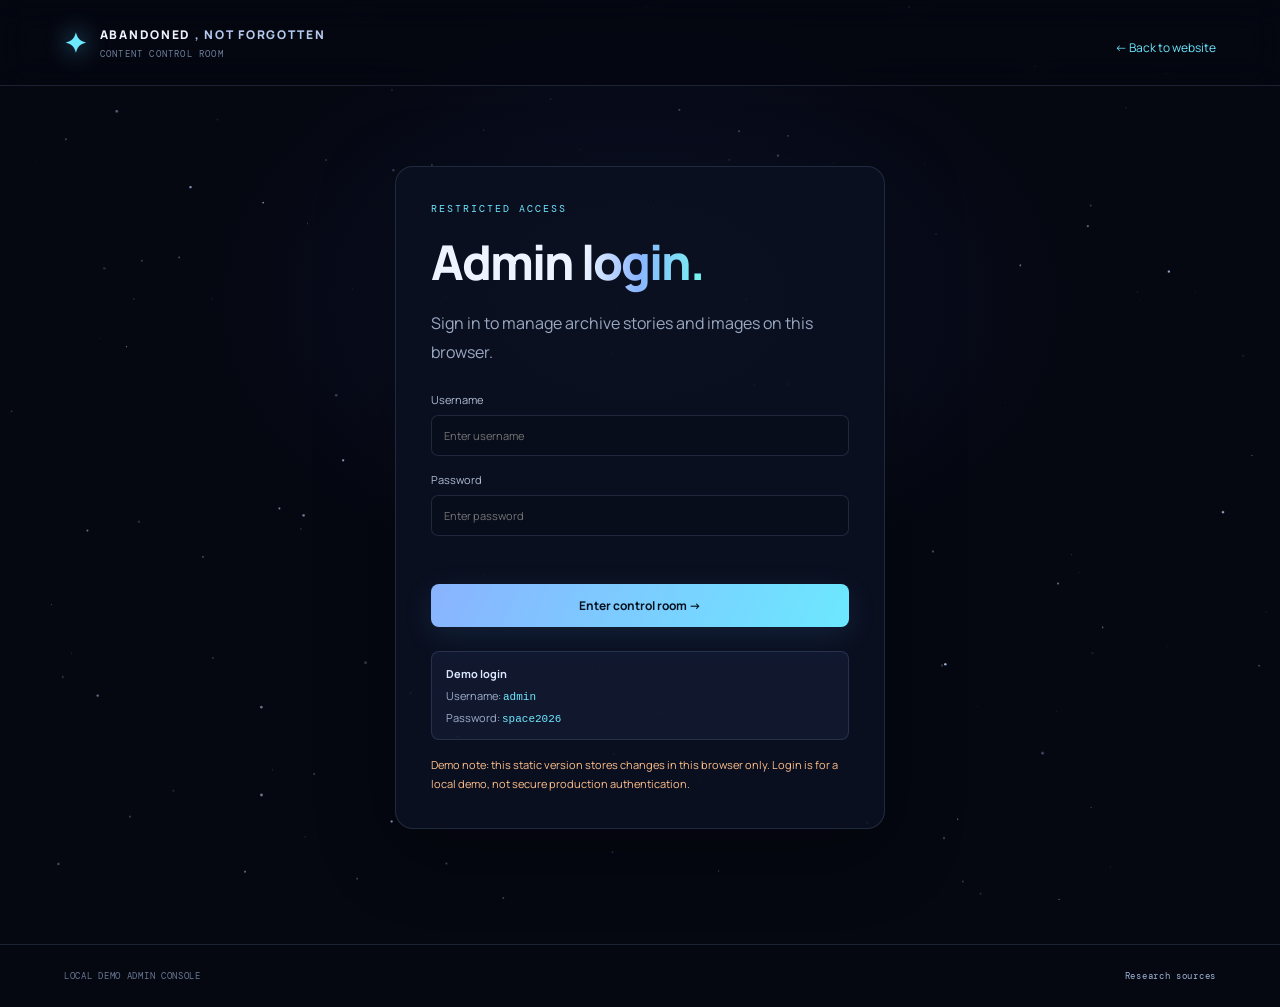
<file: admin.html>
<!doctype html><html lang="en"><head><meta charset="utf-8"><meta name="viewport" content="width=device-width,initial-scale=1"><title>Admin Console — Abandoned, Not Forgotten</title><link rel="stylesheet" href="styles.css"></head><body data-page="admin"><canvas id="space-canvas"></canvas><div class="space-glow"></div><header class="site-header"><a class="brand" href="index.html"><span class="brand-mark">✦</span><span>ABANDONED<span class="brand-light">, NOT FORGOTTEN</span><small>CONTENT CONTROL ROOM</small></span></a><a class="text-link" href="index.html">← Back to website</a></header><main class="container admin-main"><section class="login-panel" id="login-panel"><div class="eyebrow">RESTRICTED ACCESS</div><h1>Admin <span class="gradient-text">login.</span></h1><p class="muted">Sign in to manage archive stories and images on this browser.</p><form id="login-form"><label>Username<input id="admin-user" autocomplete="username" required placeholder="Enter username"></label><label>Password<input id="admin-pass" type="password" autocomplete="current-password" required placeholder="Enter password"></label><p class="form-error" id="login-error"></p><button class="button primary full" type="submit">Enter control room →</button></form><div class="demo-credentials"><strong>Demo login</strong><span>Username: <code>admin</code></span><span>Password: <code>space2026</code></span></div><p class="security-note">Demo note: this static version stores changes in this browser only. Login is for a local demo, not secure production authentication.</p></section>
<section id="admin-dashboard" hidden><div class="admin-top"><div><div class="eyebrow">CONTENT MANAGEMENT SYSTEM</div><h1>Control <span class="gradient-text">room.</span></h1><p class="muted">Changes are saved in this browser and will show on this browser's site.</p></div><button id="logout-button" class="button ghost">Log out</button></div><div class="admin-layout"><aside class="admin-list"><div class="admin-list-head"><h3>Stories</h3><button id="new-story" class="button primary small">+ New</button></div><div id="admin-story-list"></div></aside><form id="story-form" class="editor-panel"><input id="story-id" type="hidden"><div class="form-row"><label>Title<input id="story-title" required></label><label>World<select id="story-world"><option>Moon</option><option>Mars</option></select></label></div><div class="form-row"><label>Mission<input id="story-mission" required></label><label>Year / date<input id="story-year" placeholder="e.g. 1969"></label></div><label>Short description<textarea id="story-summary" rows="2" required></textarea></label><label>Full story<textarea id="story-body" rows="5" required></textarea></label><div class="archive-editor-heading">NASA CHALLENGE / ARCHIVE DETAILS</div><label>Object / evidence<input id="story-object" placeholder="What object or trace was left behind?"></label><label>Location<input id="story-location" placeholder="Where is it located?"></label><label>Current status<input id="story-status" placeholder="Active, inactive, still on site..."></label><label>Why it matters<textarea id="story-significance" rows="3" placeholder="Scientific or historical significance"></textarea></label><label>Research / evidence trail<input id="story-evidence" placeholder="NASA report, mission record, image evidence..."></label><label>Image URL (optional)<input id="story-image-url" placeholder="https://..."></label><label>Or upload an image<input id="story-image-file" type="file" accept="image/*"></label><div id="image-preview" class="image-preview"></div><label>NASA / reference URL<input id="story-source" type="url" placeholder="https://..."></label><div class="form-actions"><button class="button primary" type="submit">Save story</button><button id="delete-story" class="button danger" type="button">Delete story</button><span id="save-status" class="save-status" aria-live="polite"></span></div></form></div></section></main><footer class="site-footer"><span>LOCAL DEMO ADMIN CONSOLE</span><a href="sources.html">Research sources</a></footer><script src="data.js"></script><script src="app.js"></script><script src="i18n.js"></script><script src="sound.js"></script></body></html>
</file>
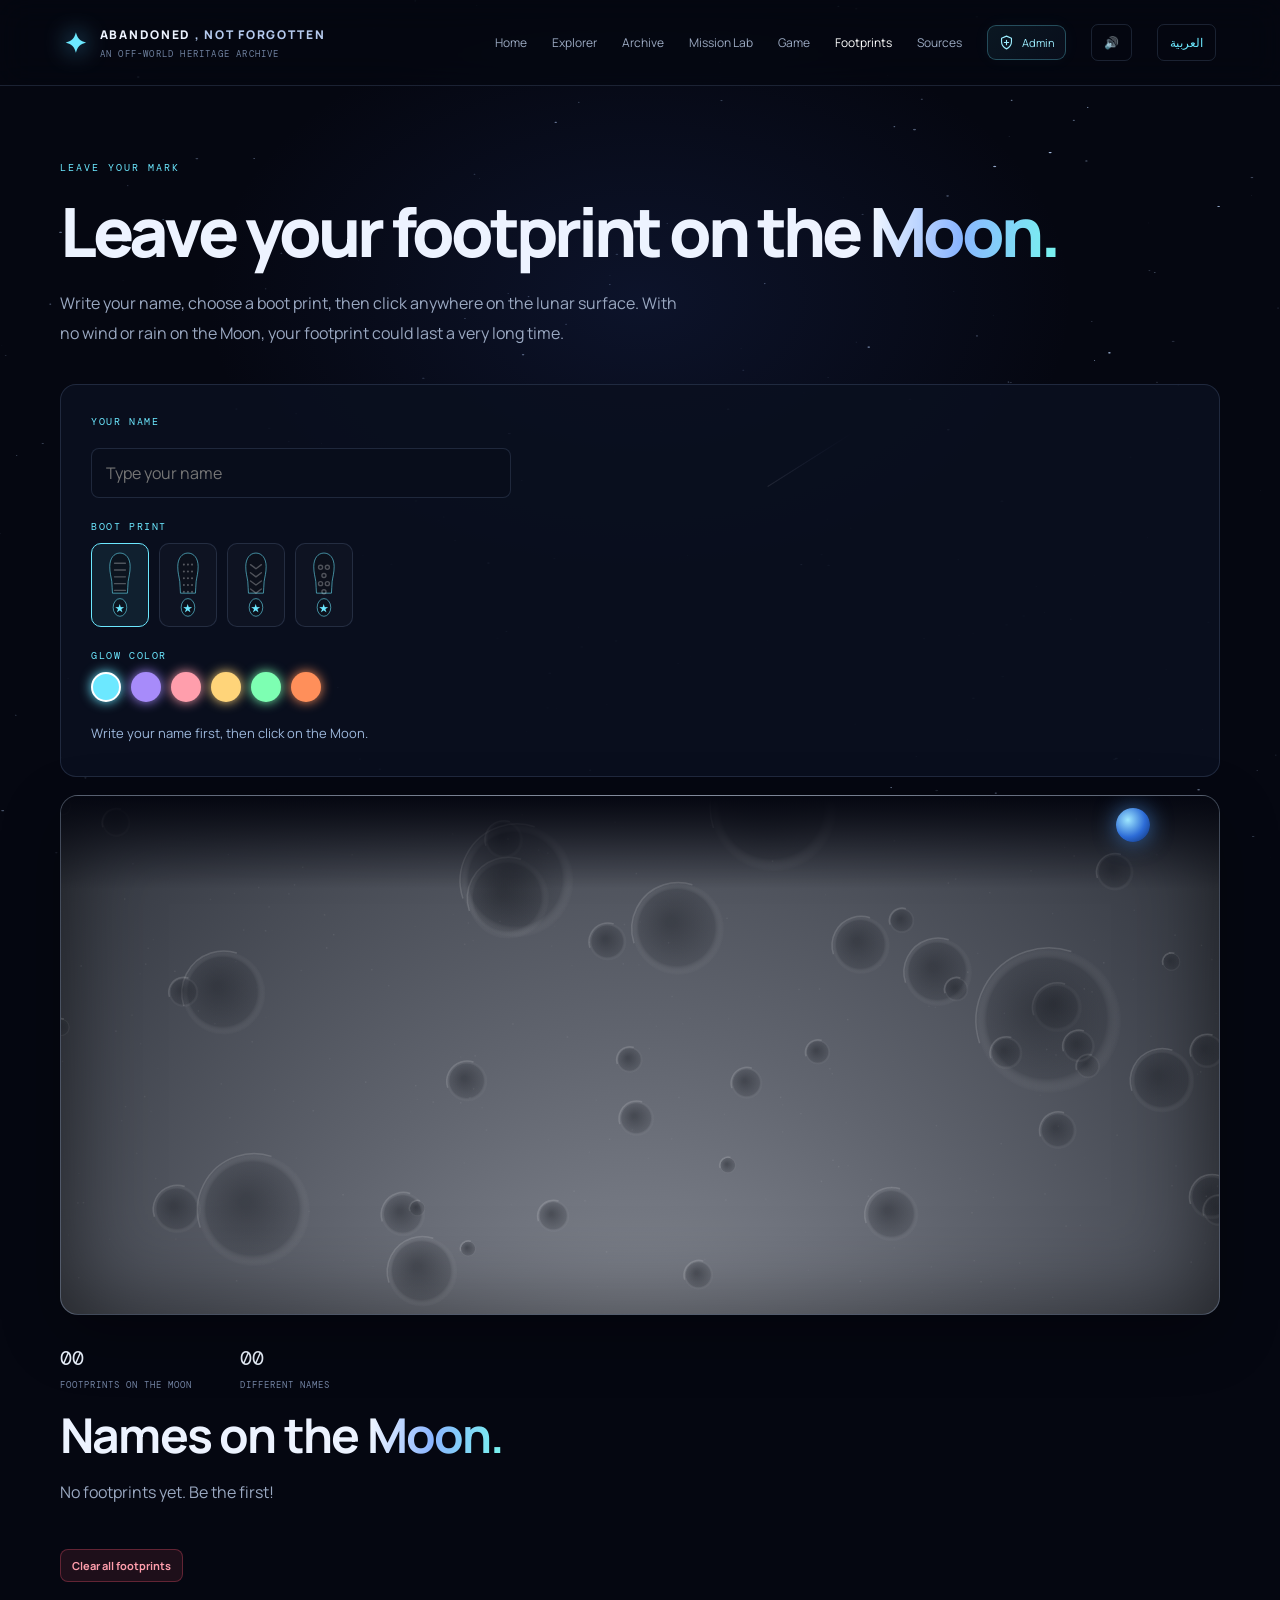
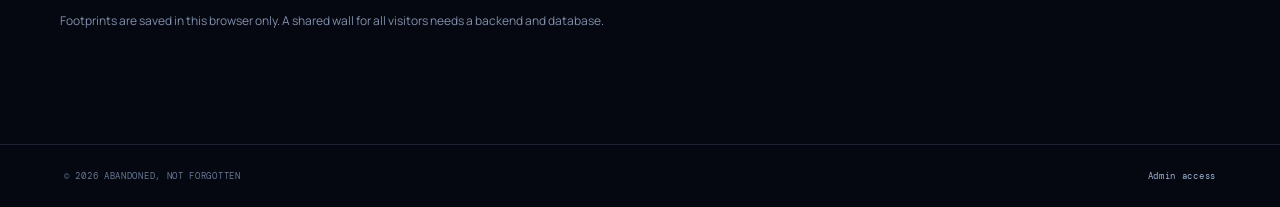
<file: footprints.html>
<!doctype html><html lang="en"><head><meta charset="utf-8"><meta name="viewport" content="width=device-width,initial-scale=1"><title>Footprints — Abandoned, Not Forgotten</title><link rel="stylesheet" href="styles.css"></head><body data-page="footprints"><canvas id="space-canvas"></canvas><div class="space-glow"></div><header class="site-header"><a class="brand" href="index.html"><span class="brand-mark">✦</span><span>ABANDONED<span class="brand-light">, NOT FORGOTTEN</span><small>AN OFF-WORLD HERITAGE ARCHIVE</small></span></a><button class="menu-toggle" id="menu-toggle">☰</button><nav id="main-nav"><a href="index.html" data-i18n="navHome">Home</a><a href="explorer.html" data-i18n="navExplorer">Explorer</a><a href="archive.html" data-i18n="navArchive">Archive</a><a href="lab.html" data-i18n="navLab">Mission Lab</a><a href="game.html">Game</a><a class="active" href="footprints.html" data-i18n="navFootprints">Footprints</a><a href="sources.html" data-i18n="navSources">Sources</a><a class="admin-icon-link" href="admin.html" aria-label="Admin login" title="Admin login"><svg viewBox="0 0 24 24" aria-hidden="true"><path d="M12 3 19 6v5c0 4.8-2.9 8-7 10-4.1-2-7-5.2-7-10V6l7-3Z"/><path d="M9 12h6M12 9v6"/></svg><span>Admin</span></a><button class="lang-toggle" id="lang-toggle">العربية</button></nav></header><main class="container page-main"><div class="eyebrow" data-i18n="fpEyebrow">LEAVE YOUR MARK</div><h1><span data-i18n="fpTitle1">Leave your footprint on the </span><span class="gradient-text" data-i18n="fpTitle2">Moon.</span></h1><p class="page-lead" data-i18n="fpLead">Write your name, choose a boot print, then click anywhere on the lunar surface. With no wind or rain on the Moon, your footprint could last a very long time.</p>
<div class="quiz-panel fp-controls"><div class="fp-row"><label for="fp-name" data-i18n="fpNameLabel">Your name</label><input id="fp-name" maxlength="20" autocomplete="off" placeholder="Type your name" data-i18n-ph="fpNamePh"></div><div class="fp-row"><span class="fp-title" data-i18n="fpTreadLabel">Boot print</span><div class="fp-treads" id="fp-treads"></div></div><div class="fp-row"><span class="fp-title" data-i18n="fpColorLabel">Glow color</span><div class="fp-colors" id="fp-colors"></div></div><p class="fp-hint" id="fp-hint" aria-live="polite"></p></div>
<div class="fp-moon" id="fp-moon" tabindex="0" role="button" aria-label="Moon surface"><canvas id="fp-craters"></canvas><div class="fp-sky"></div><div class="fp-earth"></div><div class="fp-layer" id="fp-layer"></div></div>
<div class="hero-stats fp-stats"><div><strong id="fp-count">00</strong><span data-i18n="fpStat1">FOOTPRINTS ON THE MOON</span></div><div><strong id="fp-names-count">00</strong><span data-i18n="fpStat2">DIFFERENT NAMES</span></div></div>
<h2><span data-i18n="fpNamesTitle">Names on the </span><span class="gradient-text" data-i18n="fpMoonWord">Moon.</span></h2><div class="fp-names" id="fp-names"></div>
<button class="button danger small" id="fp-clear" type="button" data-i18n="fpClear">Clear all footprints</button><p class="note" data-i18n="fpNote">Footprints are saved in this browser only. A shared wall for all visitors needs a backend and database.</p></main><footer class="site-footer"><span>© 2026 ABANDONED, NOT FORGOTTEN</span><a href="admin.html">Admin access</a></footer><script src="data.js"></script><script src="app.js"></script><script src="i18n.js"></script><script src="sound.js"></script><script src="footprints.js"></script></body></html>
</file>
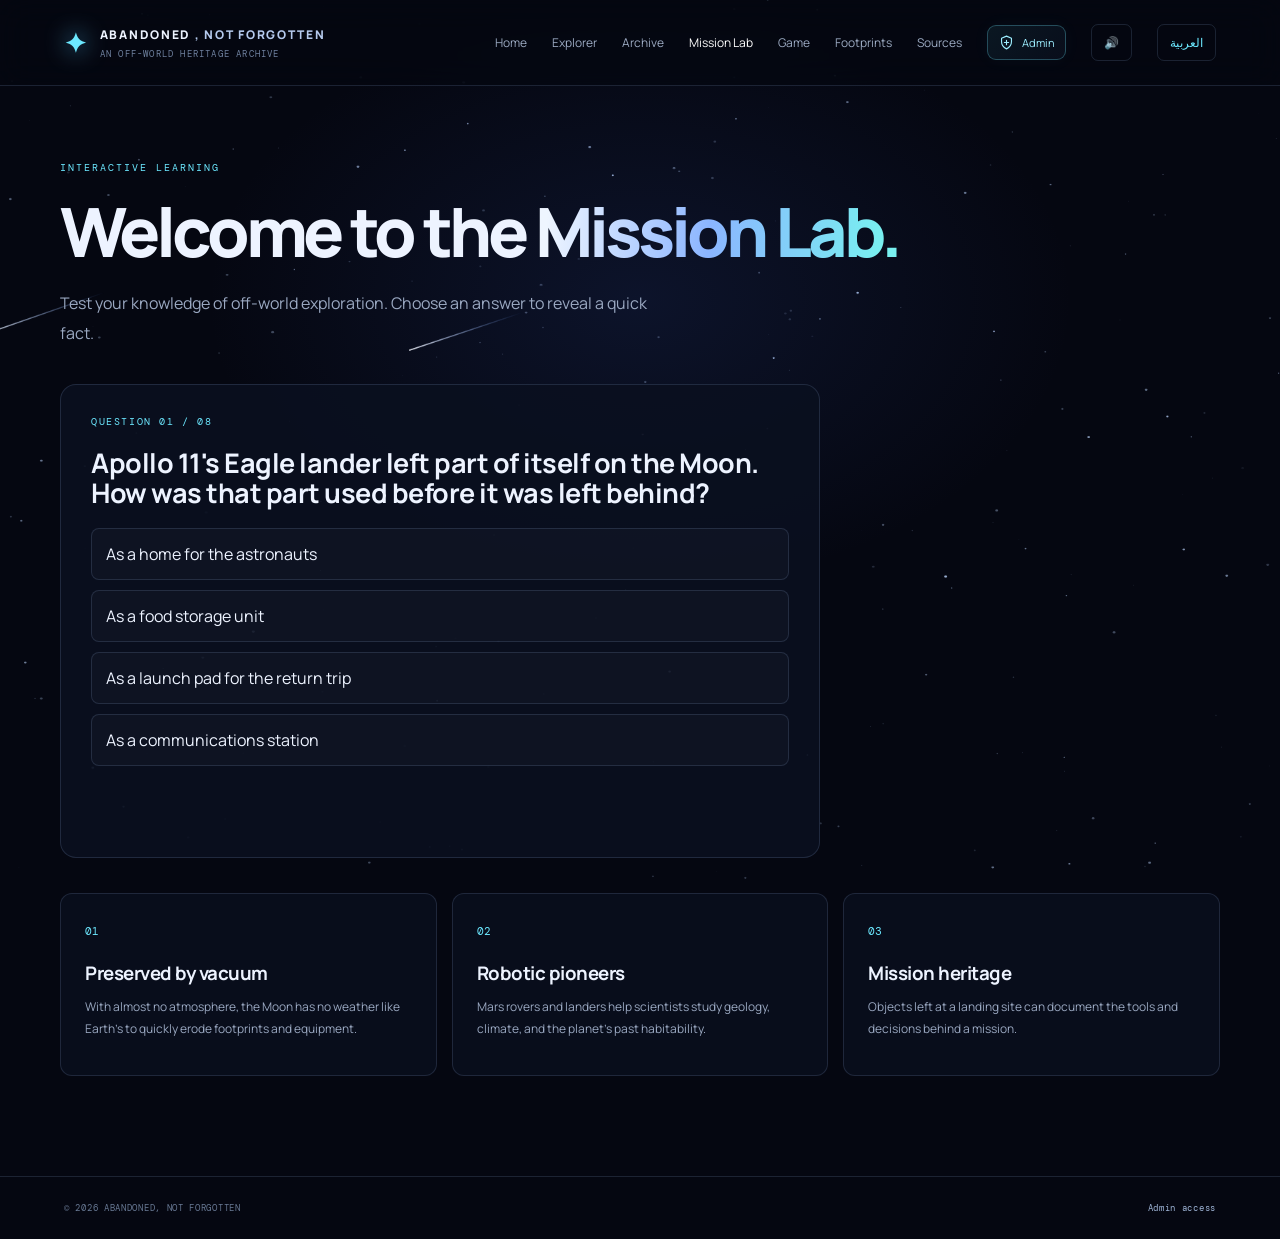
<file: lab.html>
<!doctype html><html lang="en"><head><meta charset="utf-8"><meta name="viewport" content="width=device-width,initial-scale=1"><title>Mission Lab — Abandoned, Not Forgotten</title><link rel="stylesheet" href="styles.css"></head><body data-page="lab"><canvas id="space-canvas"></canvas><div class="space-glow"></div><header class="site-header"><a class="brand" href="index.html"><span class="brand-mark">✦</span><span>ABANDONED<span class="brand-light">, NOT FORGOTTEN</span><small>AN OFF-WORLD HERITAGE ARCHIVE</small></span></a><button class="menu-toggle" id="menu-toggle">☰</button><nav id="main-nav"><a href="index.html" data-i18n="navHome">Home</a><a href="explorer.html" data-i18n="navExplorer">Explorer</a><a href="archive.html" data-i18n="navArchive">Archive</a><a class="active" href="lab.html" data-i18n="navLab">Mission Lab</a><a href="game.html">Game</a><a href="footprints.html" data-i18n="navFootprints">Footprints</a><a href="sources.html" data-i18n="navSources">Sources</a><a class="admin-icon-link" href="admin.html" aria-label="Admin login" title="Admin login"><svg viewBox="0 0 24 24" aria-hidden="true"><path d="M12 3 19 6v5c0 4.8-2.9 8-7 10-4.1-2-7-5.2-7-10V6l7-3Z"/><path d="M9 12h6M12 9v6"/></svg><span>Admin</span></a><button class="lang-toggle" id="lang-toggle">العربية</button></nav></header><main class="container page-main"><div class="eyebrow">INTERACTIVE LEARNING</div><h1>Welcome to the <span class="gradient-text">Mission Lab.</span></h1><p class="page-lead">Test your knowledge of off-world exploration. Choose an answer to reveal a quick fact.</p><div class="quiz-panel"><div class="quiz-count" id="quiz-count">QUESTION 01 / 08</div><h2 id="quiz-question">Apollo 11's Eagle lander left part of itself on the Moon. How was that part used before it was left behind?</h2><div id="quiz-options" class="quiz-options"></div><p id="quiz-feedback" class="quiz-feedback" aria-live="polite"></p><button id="next-question" class="button primary">Next question →</button></div><div class="fact-grid"><article class="fact-card"><span>01</span><h3>Preserved by vacuum</h3><p>With almost no atmosphere, the Moon has no weather like Earth's to quickly erode footprints and equipment.</p></article><article class="fact-card"><span>02</span><h3>Robotic pioneers</h3><p>Mars rovers and landers help scientists study geology, climate, and the planet's past habitability.</p></article><article class="fact-card"><span>03</span><h3>Mission heritage</h3><p>Objects left at a landing site can document the tools and decisions behind a mission.</p></article></div></main><footer class="site-footer"><span>© 2026 ABANDONED, NOT FORGOTTEN</span><a href="admin.html">Admin access</a></footer><script src="data.js"></script><script src="app.js"></script><script src="i18n.js"></script><script src="sound.js"></script></body></html>
</file>
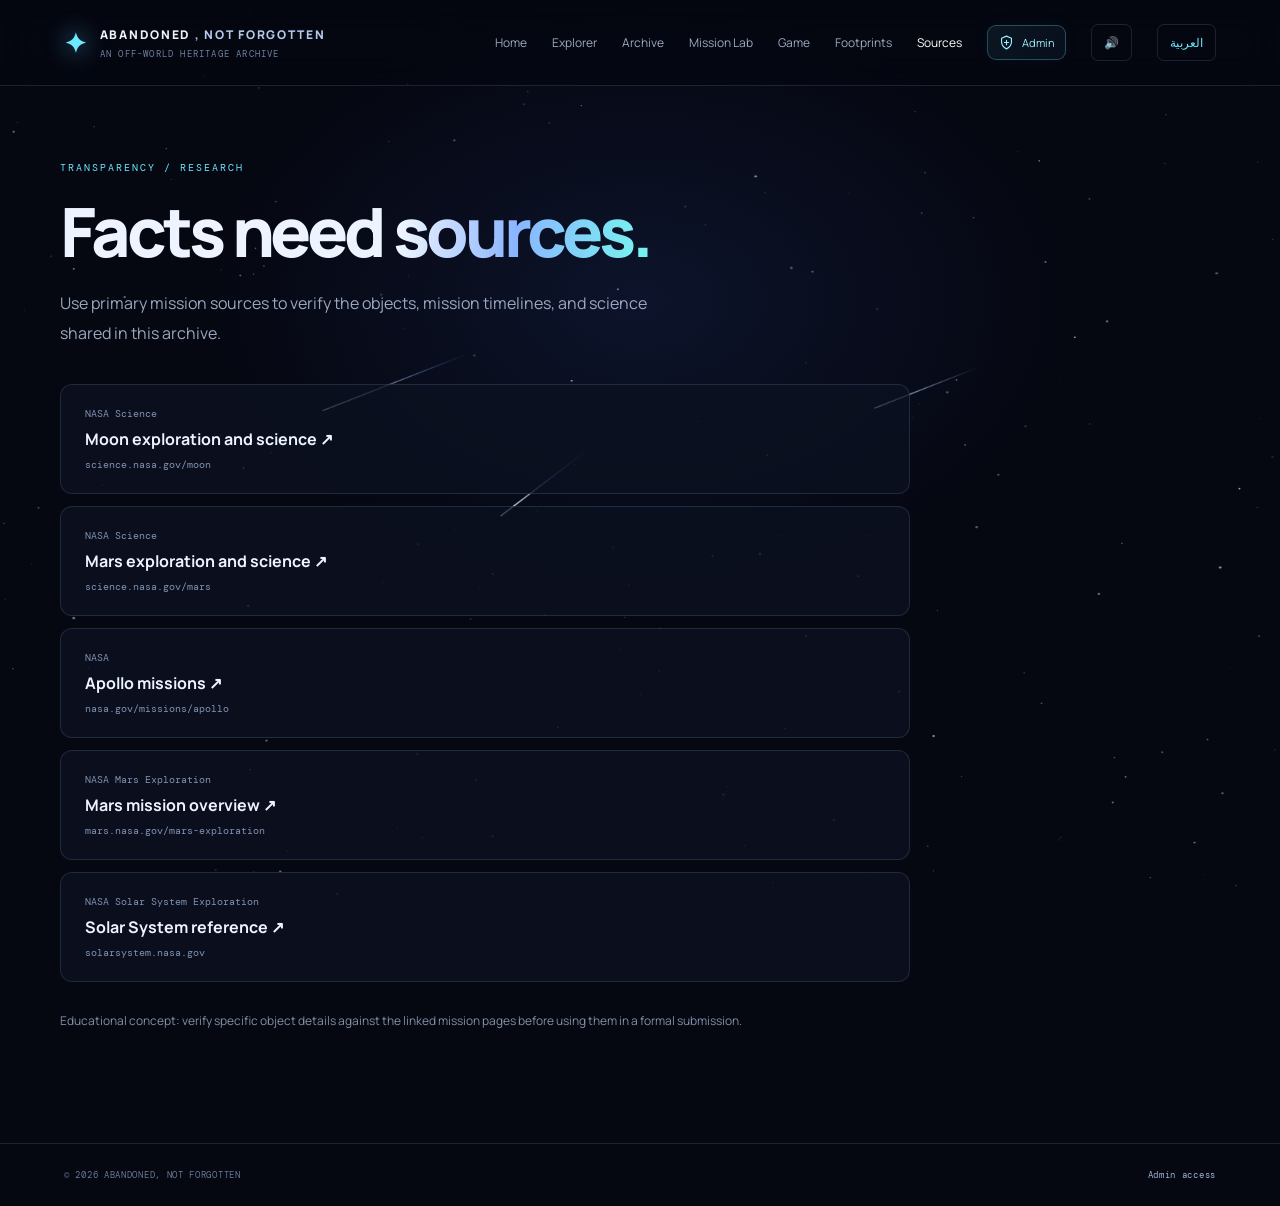
<file: sources.html>
<!doctype html><html lang="en"><head><meta charset="utf-8"><meta name="viewport" content="width=device-width,initial-scale=1"><title>Sources — Abandoned, Not Forgotten</title><link rel="stylesheet" href="styles.css"></head><body data-page="sources"><canvas id="space-canvas"></canvas><div class="space-glow"></div><header class="site-header"><a class="brand" href="index.html"><span class="brand-mark">✦</span><span>ABANDONED<span class="brand-light">, NOT FORGOTTEN</span><small>AN OFF-WORLD HERITAGE ARCHIVE</small></span></a><button class="menu-toggle" id="menu-toggle">☰</button><nav id="main-nav"><a href="index.html" data-i18n="navHome">Home</a><a href="explorer.html" data-i18n="navExplorer">Explorer</a><a href="archive.html" data-i18n="navArchive">Archive</a><a href="lab.html" data-i18n="navLab">Mission Lab</a><a href="game.html">Game</a><a href="footprints.html" data-i18n="navFootprints">Footprints</a><a class="active" href="sources.html" data-i18n="navSources">Sources</a><a class="admin-icon-link" href="admin.html" aria-label="Admin login" title="Admin login"><svg viewBox="0 0 24 24" aria-hidden="true"><path d="M12 3 19 6v5c0 4.8-2.9 8-7 10-4.1-2-7-5.2-7-10V6l7-3Z"/><path d="M9 12h6M12 9v6"/></svg><span>Admin</span></a><button class="lang-toggle" id="lang-toggle">العربية</button></nav></header><main class="container page-main"><div class="eyebrow">TRANSPARENCY / RESEARCH</div><h1>Facts need <span class="gradient-text">sources.</span></h1><p class="page-lead">Use primary mission sources to verify the objects, mission timelines, and science shared in this archive.</p><div class="source-list"><a href="https://science.nasa.gov/moon/" target="_blank" rel="noopener"><span>NASA Science</span><strong>Moon exploration and science ↗</strong><small>science.nasa.gov/moon</small></a><a href="https://science.nasa.gov/mars/" target="_blank" rel="noopener"><span>NASA Science</span><strong>Mars exploration and science ↗</strong><small>science.nasa.gov/mars</small></a><a href="https://www.nasa.gov/missions/apollo/" target="_blank" rel="noopener"><span>NASA</span><strong>Apollo missions ↗</strong><small>nasa.gov/missions/apollo</small></a><a href="https://mars.nasa.gov/mars-exploration/" target="_blank" rel="noopener"><span>NASA Mars Exploration</span><strong>Mars mission overview ↗</strong><small>mars.nasa.gov/mars-exploration</small></a><a href="https://solarsystem.nasa.gov/" target="_blank" rel="noopener"><span>NASA Solar System Exploration</span><strong>Solar System reference ↗</strong><small>solarsystem.nasa.gov</small></a></div><p class="note">Educational concept: verify specific object details against the linked mission pages before using them in a formal submission.</p></main><footer class="site-footer"><span>© 2026 ABANDONED, NOT FORGOTTEN</span><a href="admin.html">Admin access</a></footer><script src="data.js"></script><script src="app.js"></script><script src="i18n.js"></script><script src="sound.js"></script></body></html>
</file>
<file: styles.css>
@import url('https://fonts.googleapis.com/css2?family=DM+Mono:wght@400;500&family=Manrope:wght@400;500;600;700;800&display=swap');
:root{--bg:#050711;--panel:#0b1020;--panel2:#10172a;--text:#edf3ff;--muted:#9aa8c1;--line:rgba(151,177,231,.16);--blue:#79a7ff;--cyan:#6ce8ff;--purple:#a78bfa;--mono:'DM Mono',monospace;--sans:'Manrope',Arial,sans-serif}*{box-sizing:border-box}html{scroll-behavior:smooth}body{margin:0;background:var(--bg);color:var(--text);font-family:var(--sans);min-height:100vh;overflow-x:hidden}a{color:inherit;text-decoration:none}button,input,select,textarea{font:inherit}button{cursor:pointer}#space-canvas{position:absolute;inset:0 0 auto;width:100%;height:100%;min-height:100vh;z-index:-2;pointer-events:none}.space-glow{position:absolute;z-index:-1;top:0;left:50%;transform:translateX(-50%);width:900px;height:600px;max-width:100vw;background:radial-gradient(ellipse,rgba(43,69,145,.2),transparent 68%);pointer-events:none}.site-header{position:relative;z-index:5;display:flex;align-items:center;justify-content:space-between;gap:24px;padding:24px clamp(20px,5vw,76px);border-bottom:1px solid var(--line);background:rgba(5,7,17,.58);backdrop-filter:blur(16px)}.brand{display:flex;align-items:center;gap:11px;font-size:12px;font-weight:800;letter-spacing:1.7px}.brand-mark{font-size:27px;color:var(--cyan);text-shadow:0 0 24px #67caff}.brand-light{color:#b5c9ed;margin-left:4px}.brand small{display:block;color:#6f809f;font:9px var(--mono);letter-spacing:1.2px;margin-top:5px}.site-header nav{display:flex;align-items:center;gap:25px}.site-header nav a,.lang-toggle{font-size:12px;color:#9caac2;transition:.2s}.site-header nav a:hover,.site-header nav a.active{color:#fff}.lang-toggle{border:1px solid var(--line);background:transparent;color:var(--cyan);border-radius:7px;padding:9px 12px}.menu-toggle{display:none;background:none;border:1px solid var(--line);color:white;padding:8px 10px;border-radius:8px}.container{width:min(1160px,calc(100% - 48px));margin-inline:auto}.hero{padding:115px 0 90px;position:relative}.eyebrow{font:10px var(--mono);letter-spacing:2px;color:var(--cyan);text-transform:uppercase;display:flex;align-items:center;gap:10px}.pulse-dot{width:6px;height:6px;background:var(--cyan);border-radius:50%;box-shadow:0 0 14px var(--cyan)}h1,h2,h3,p{margin-top:0}h1{font-size:clamp(43px,7vw,82px);line-height:1.05;letter-spacing:-4px;margin:26px 0 22px;font-weight:800}h2{font-size:clamp(30px,4vw,48px);line-height:1.12;letter-spacing:-1.8px;margin:17px 0}h3{letter-spacing:-.5px}.gradient-text{background:linear-gradient(95deg,#eef5ff 4%,#8bb5ff 48%,#78f0f0 95%);-webkit-background-clip:text;background-clip:text;color:transparent}.hero-copy,.page-lead{color:var(--muted);font-size:16px;line-height:1.85;max-width:620px}.hero-actions{display:flex;gap:12px;flex-wrap:wrap;margin-top:32px}.button{display:inline-flex;align-items:center;justify-content:center;gap:15px;border-radius:8px;padding:13px 18px;font-weight:700;font-size:12px;transition:transform .2s,border-color .2s}.button:hover{transform:translateY(-2px)}.button.primary{background:linear-gradient(115deg,#8ab3ff,#6ce8ff);color:#06101c;border:0;box-shadow:0 8px 30px rgba(93,174,255,.12)}.button.ghost{background:rgba(255,255,255,.025);border:1px solid var(--line);color:#dce7fb}.button.danger{background:rgba(255,87,112,.1);border:1px solid rgba(255,87,112,.3);color:#ff9eac}.button.small{padding:8px 11px;font-size:11px}.button.full{width:100%}.hero-stats{display:flex;gap:48px;margin-top:72px;flex-wrap:wrap}.hero-stats div{display:grid;gap:8px}.hero-stats strong{font:20px var(--mono);color:#edf4ff}.hero-stats span,.story-meta{font:9px var(--mono);letter-spacing:1px;color:#7485a5}.intro-grid{border-top:1px solid var(--line);padding:65px 0;display:grid;grid-template-columns:1fr 1fr;gap:60px;align-items:center}.muted{color:var(--muted);line-height:1.8}.text-link{font-size:12px;color:var(--cyan);display:inline-flex;gap:9px;align-items:center;margin-top:10px}.section-block{padding:35px 0 85px}.section-heading{display:flex;align-items:end;justify-content:space-between;margin-bottom:28px;gap:20px}.section-heading h2{margin-bottom:0}.story-grid{display:grid;grid-template-columns:repeat(3,minmax(0,1fr));gap:18px}.story-card{border:1px solid var(--line);border-radius:14px;overflow:hidden;background:linear-gradient(145deg,rgba(18,27,48,.88),rgba(8,12,24,.92));transition:transform .25s,border-color .25s}.story-card:hover{transform:translateY(-5px);border-color:rgba(112,202,255,.42)}.story-image{display:block;height:215px;position:relative;overflow:hidden;background:#111a2d}.story-image img{width:100%;height:100%;object-fit:cover;filter:saturate(.8);transition:transform .5s}.story-card:hover .story-image img{transform:scale(1.05)}.story-image:after{content:"";position:absolute;inset:40% 0 0;background:linear-gradient(transparent,rgba(5,7,17,.5))}.image-tag{position:absolute;top:13px;left:13px;z-index:1;padding:7px 9px;border-radius:5px;background:rgba(5,8,18,.8);font:9px var(--mono);color:var(--cyan);text-transform:uppercase}.image-arrow{position:absolute;right:14px;bottom:12px;z-index:1;font-size:20px}.story-card-content{padding:20px}.story-meta{line-height:1.7}.story-meta span{color:var(--cyan);padding:0 4px}.story-card h3{font-size:18px;line-height:1.4;margin:12px 0}.story-card p{font-size:12px;line-height:1.8;color:var(--muted);min-height:64px}.story-card .text-link{margin-top:4px}.mission-banner{position:relative;overflow:hidden;text-align:center;border:1px solid var(--line);border-radius:18px;padding:65px 25px;margin-bottom:90px;background:radial-gradient(ellipse at 50% 0,rgba(75,117,204,.2),transparent 65%),rgba(10,15,30,.8)}.mission-banner h2{margin:20px 0}.mission-banner p{color:var(--muted);font-size:13px;margin-bottom:24px}.banner-orbit{font-size:45px;color:#8ebdff;text-shadow:0 0 40px #578aff;margin-bottom:22px}.site-footer{position:relative;display:flex;justify-content:space-between;align-items:center;gap:18px;padding:25px clamp(20px,5vw,76px);border-top:1px solid var(--line);color:#687994;font:9px var(--mono);letter-spacing:.7px;flex-wrap:wrap}.site-footer a{color:#9db3d5}.page-main{position:relative;padding:75px 0 100px;min-height:72vh}.page-main h1,.admin-main h1{font-size:clamp(42px,6vw,68px);margin:22px 0}.page-lead{margin-bottom:35px}.filter-bar{display:flex;gap:12px;margin:28px 0}.filter-bar input,.filter-bar select{background:rgba(14,22,40,.9);border:1px solid var(--line);border-radius:8px;color:#edf3ff;padding:13px 14px;outline:none}.filter-bar input{flex:1;min-width:0}.filter-bar select{min-width:150px}.filter-bar input:focus,.filter-bar select:focus,input:focus,textarea:focus,select:focus{border-color:rgba(108,232,255,.55)}.story-detail-hero{position:relative;height:min(570px,60vw);min-height:350px;border-radius:18px;overflow:hidden;margin-top:25px;border:1px solid var(--line)}.story-detail-hero>img{width:100%;height:100%;object-fit:cover;opacity:.75}.story-detail-hero:after{content:"";position:absolute;inset:0;background:linear-gradient(90deg,rgba(5,7,17,.95),rgba(5,7,17,.45) 75%),linear-gradient(0deg,rgba(5,7,17,.7),transparent 50%)}.detail-overlay{position:absolute;z-index:1;left:clamp(22px,5vw,60px);bottom:45px;max-width:680px}.detail-overlay h1{font-size:clamp(38px,6vw,66px);letter-spacing:-2px}.detail-overlay p{color:#bdc9dd;line-height:1.8}.article-copy{max-width:780px;margin:55px auto;font-size:16px;line-height:2;color:#c4cee0}.article-copy .eyebrow{margin-bottom:20px}.source-list{display:grid;gap:12px;max-width:850px}.source-list a{display:grid;gap:8px;padding:22px 24px;border:1px solid var(--line);border-radius:12px;background:rgba(12,18,34,.75);transition:border .2s}.source-list a:hover{border-color:rgba(108,232,255,.5)}.source-list span,.source-list small{font:10px var(--mono);color:#8093b2}.source-list strong{font-size:16px}.note{color:#8291aa;font-size:12px;line-height:1.8;margin-top:28px}.quiz-panel{max-width:760px;border:1px solid var(--line);border-radius:16px;padding:30px;background:rgba(11,16,32,.9);margin:35px 0}.quiz-count{font:10px var(--mono);letter-spacing:1.6px;color:var(--cyan)}.quiz-panel h2{font-size:27px;letter-spacing:-.5px;margin:20px 0}.quiz-options{display:grid;gap:10px}.quiz-option{padding:14px;text-align:left;border-radius:8px;border:1px solid var(--line);background:rgba(255,255,255,.025);color:var(--text)}.quiz-option:hover:not(:disabled){border-color:var(--blue)}.quiz-option.correct{border-color:#4be0b1;background:rgba(75,224,177,.1)}.quiz-option.incorrect{border-color:#ff7189;background:rgba(255,113,137,.1)}.quiz-feedback{color:#9db8dc;line-height:1.7;min-height:25px;margin:18px 0}.fact-grid{display:grid;grid-template-columns:repeat(3,1fr);gap:15px}.fact-card{border:1px solid var(--line);border-radius:12px;padding:24px;background:rgba(11,16,32,.7)}.fact-card>span{font:11px var(--mono);color:var(--cyan)}.fact-card h3{margin:20px 0 10px}.fact-card p{font-size:12px;line-height:1.8;color:var(--muted)}.admin-main{width:min(1200px,calc(100% - 36px));margin:auto;padding:55px 0 90px;min-height:80vh}.login-panel{max-width:490px;margin:25px auto;border:1px solid var(--line);border-radius:18px;padding:35px;background:rgba(11,16,32,.94);box-shadow:0 20px 80px rgba(0,0,0,.25)}.login-panel h1{font-size:48px;letter-spacing:-2px}.login-panel form{display:grid;gap:16px;margin-top:25px}.login-panel label,.editor-panel label{display:grid;gap:8px;font-size:11px;color:#afbdd4}.login-panel input,.editor-panel input,.editor-panel textarea,.editor-panel select{width:100%;border:1px solid var(--line);background:#080d1b;border-radius:7px;color:#eef4ff;padding:12px;outline:none}.demo-credentials{display:grid;gap:7px;margin-top:24px;padding:14px;background:rgba(110,160,255,.07);border:1px solid var(--line);border-radius:8px;font-size:11px;color:#9fb0cc}.demo-credentials strong{color:#dce8ff}.demo-credentials code{color:var(--cyan)}.security-note,.form-error{font-size:11px;line-height:1.7;color:#ffbf8b;margin:16px 0 0}.form-error{color:#ff8c9d}.admin-top{display:flex;justify-content:space-between;align-items:center;gap:20px;margin-bottom:28px}.admin-top h1{margin:12px 0}.admin-layout{display:grid;grid-template-columns:280px minmax(0,1fr);gap:18px;align-items:start}.admin-list,.editor-panel{border:1px solid var(--line);border-radius:13px;background:rgba(11,16,32,.93);padding:18px}.admin-list-head{display:flex;align-items:center;justify-content:space-between;gap:10px;margin-bottom:15px}.admin-list-head h3{margin:0}.admin-story{width:100%;display:grid;text-align:left;gap:7px;padding:12px;border:1px solid transparent;border-bottom-color:var(--line);background:transparent;color:var(--text);border-radius:7px}.admin-story strong{font-size:11px}.admin-story small{font:9px var(--mono);color:#7e91b0}.admin-story:hover,.admin-story.selected{background:rgba(108,232,255,.07);border-color:rgba(108,232,255,.2)}.editor-panel{display:grid;gap:15px}.form-row{display:grid;grid-template-columns:2fr 1fr;gap:13px}.editor-panel textarea{resize:vertical;line-height:1.7}.image-preview{display:flex;gap:12px;align-items:center;flex-wrap:wrap}.image-preview img{width:140px;height:85px;object-fit:cover;border-radius:8px;border:1px solid var(--line)}.form-actions{display:flex;align-items:center;gap:10px;flex-wrap:wrap;padding-top:8px}.save-status{font-size:11px;color:var(--cyan)}[hidden]{display:none!important}.rtl{direction:rtl}.rtl .hero,.rtl .story-card-content{text-align:right}.rtl .image-tag{left:auto;right:13px}@media(max-width:850px){.site-header nav{gap:13px}.site-header nav a{font-size:11px}.story-grid{grid-template-columns:repeat(2,minmax(0,1fr))}.hero{padding-top:85px}.admin-layout{grid-template-columns:1fr}.admin-list{order:2}.admin-story{display:inline-grid;width:calc(50% - 6px);vertical-align:top;margin:2px}.admin-story-list{max-height:260px;overflow:auto}}@media(max-width:620px){.site-header{padding:17px 20px}.menu-toggle{display:block}.site-header nav{display:none;position:absolute;top:100%;left:0;right:0;padding:18px 22px;background:rgba(5,7,17,.97);border-bottom:1px solid var(--line);align-items:stretch;flex-direction:column;gap:18px}.site-header nav.nav-open{display:flex}.site-header nav a{font-size:13px}.hero{padding:70px 0 65px}h1{letter-spacing:-2.5px}.hero-stats{gap:25px;margin-top:48px}.hero-stats strong{font-size:16px}.intro-grid{grid-template-columns:1fr;gap:12px;padding:45px 0}.section-heading{align-items:start;flex-direction:column}.story-grid,.fact-grid{grid-template-columns:1fr}.story-image{height:230px}.story-card p{min-height:0}.mission-banner{padding:45px 20px;margin-bottom:55px}.filter-bar{flex-direction:column}.filter-bar select{width:100%}.page-main{padding-top:50px}.story-detail-hero{height:430px}.detail-overlay{bottom:25px;left:22px;right:22px}.detail-overlay h1{font-size:38px}.quiz-panel{padding:22px}.site-footer{line-height:1.8}.login-panel{padding:24px}.form-row{grid-template-columns:1fr}.admin-top{align-items:flex-start;flex-direction:column}.admin-story{width:100%}}

.archive-mini{display:grid;gap:9px;margin:15px 0 8px;padding:12px;border:1px solid var(--line);border-radius:8px;background:rgba(4,8,18,.45)}
.archive-mini span{display:grid;gap:4px;color:#b9c8e0;font-size:10px;line-height:1.5}
.archive-mini b,.archive-data-grid span{font:9px var(--mono);letter-spacing:1px;color:var(--cyan)}
.archive-data-grid{display:grid;grid-template-columns:repeat(2,minmax(0,1fr));gap:12px;margin:28px 0}
.archive-data-grid>div{display:grid;gap:9px;padding:17px;border:1px solid var(--line);border-radius:10px;background:rgba(12,19,36,.7);min-width:0}
.archive-data-grid>div.wide{grid-column:1/-1}
.archive-data-grid strong{font-size:13px;font-weight:500;line-height:1.8;color:#dce7fb}
.article-copy{line-height:1.9}
@media(max-width:620px){.archive-data-grid{grid-template-columns:1fr}.archive-data-grid>div.wide{grid-column:auto}}

.archive-editor-heading{font:10px var(--mono);letter-spacing:1.5px;color:var(--cyan);padding-top:12px;border-top:1px solid var(--line);margin-top:8px}


/* Compact admin shortcut in the main navigation */
.admin-icon-link{display:inline-flex;align-items:center;justify-content:center;gap:7px;padding:8px 10px;border:1px solid rgba(108,232,255,.28);border-radius:9px;color:#9deeff!important;background:linear-gradient(135deg,rgba(108,232,255,.08),rgba(121,167,255,.05));box-shadow:0 0 18px rgba(108,232,255,.04);font-size:11px!important;white-space:nowrap;transition:all .2s}.admin-icon-link svg{width:17px;height:17px;fill:none;stroke:currentColor;stroke-width:1.6;stroke-linecap:round;stroke-linejoin:round}.admin-icon-link:hover{border-color:rgba(108,232,255,.7);box-shadow:0 0 20px rgba(108,232,255,.16);transform:translateY(-1px)}@media(max-width:620px){.admin-icon-link{align-self:flex-start;width:max-content}}


/* ===== Footprints page ===== */
.fp-controls{max-width:none;display:grid;gap:22px;margin:30px 0 18px}
.fp-row{display:grid;gap:10px}
.fp-row>label,.fp-title{font:10px var(--mono);letter-spacing:1.6px;color:var(--cyan);text-transform:uppercase}
.fp-row input{width:100%;max-width:420px;background:#080d1b;border:1px solid var(--line);border-radius:8px;color:#eef4ff;padding:13px 14px;outline:none;margin-top:10px}
.fp-row input.shake{animation:fp-shake .4s;border-color:#ff7189}
.fp-treads,.fp-colors{display:flex;gap:10px;flex-wrap:wrap}
.fp-tread{width:58px;height:84px;border-radius:10px;border:1px solid var(--line);background:rgba(255,255,255,.025);padding:7px;display:grid;place-items:center}
.fp-tread svg{height:100%;width:auto}
.fp-tread:hover{border-color:var(--blue)}
.fp-tread.sel{border-color:var(--cyan);background:rgba(108,232,255,.08)}
.fp-swatch{width:30px;height:30px;border-radius:50%;border:2px solid transparent;background:var(--c);box-shadow:0 0 12px var(--c)}
.fp-swatch.sel{border-color:#fff}
.fp-hint{margin:0;font-size:13px;color:#9db8dc;min-height:22px}
.fp-hint.warn{color:#ff8c9d}
.fp-moon{position:relative;height:clamp(340px,52vw,520px);border-radius:18px;overflow:hidden;border:1px solid var(--line);cursor:pointer;outline:none;
  background:radial-gradient(ellipse at 50% 125%,#8d919b 0,#60646e 45%,#2f333c 100%);box-shadow:inset 0 0 90px rgba(0,0,0,.55),0 20px 60px rgba(0,0,0,.3)}
.fp-moon:focus-visible{border-color:var(--cyan)}
.fp-moon canvas{position:absolute;inset:0;width:100%;height:100%}
.fp-sky{position:absolute;inset:0 0 auto;height:18%;background:linear-gradient(#050711,rgba(5,7,17,0))}
.fp-earth{position:absolute;top:12px;inset-inline-end:6%;width:34px;height:34px;border-radius:50%;background:radial-gradient(circle at 35% 35%,#9ee7ff,#2c6bd6 55%,#0b2a66);box-shadow:0 0 22px rgba(80,160,255,.6)}
.fp-layer{position:absolute;inset:0;pointer-events:none}
.fp-print{position:absolute;transform:translate(-50%,-50%);display:grid;justify-items:center;gap:2px;pointer-events:none}
.fp-print svg{height:78px;width:auto;color:var(--c);transform:rotate(var(--rot)) scale(var(--s));filter:drop-shadow(0 0 5px var(--c));opacity:.92;transition:filter .2s,opacity .2s}
.fp-print .fp-name{font:9px var(--mono);letter-spacing:.8px;color:#f2f6ff;text-shadow:0 0 6px #000,0 0 3px var(--c);white-space:nowrap;max-width:110px;overflow:hidden;text-overflow:ellipsis;margin-top:-4px}
.fp-print.new svg{animation:fp-press .6s ease-out}
.fp-print.hl svg{filter:drop-shadow(0 0 14px var(--c));opacity:1}
.fp-puff{position:absolute;width:80px;height:80px;border-radius:50%;background:radial-gradient(circle,rgba(225,230,240,.55),transparent 70%);pointer-events:none;animation:fp-puff .9s ease-out forwards}
.fp-stats{margin:30px 0 8px}
.fp-names{display:flex;flex-wrap:wrap;gap:9px;margin:16px 0 26px}
.fp-chip{display:inline-flex;align-items:center;gap:8px;padding:8px 13px;border:1px solid var(--line);border-radius:999px;background:rgba(11,16,32,.8);font:11px var(--mono);color:#dce7fb}
.fp-chip:hover{border-color:var(--c)}
.fp-chip i{width:8px;height:8px;border-radius:50%;background:var(--c);box-shadow:0 0 8px var(--c)}
.fp-chip small{color:#7485a5}
@keyframes fp-press{from{transform:rotate(var(--rot)) scale(calc(var(--s)*1.7));opacity:0}to{transform:rotate(var(--rot)) scale(var(--s));opacity:.92}}
@keyframes fp-puff{from{transform:translate(-50%,-50%) scale(.3);opacity:.9}to{transform:translate(-50%,-50%) scale(1.9);opacity:0}}
@keyframes fp-shake{25%{transform:translateX(-6px)}75%{transform:translateX(6px)}}
@media(max-width:620px){.fp-print svg{height:58px}.fp-print .fp-name{max-width:80px}}

/* ===== Arabic (RTL) ===== */
html[dir="rtl"] body, html[dir="rtl"] button, html[dir="rtl"] input, html[dir="rtl"] textarea, html[dir="rtl"] select { font-family: Tahoma, "Segoe UI", Arial, sans-serif; }
html[dir="rtl"] * { letter-spacing: 0 !important; text-transform: none !important; }
html[dir="rtl"] h1, html[dir="rtl"] h2 { line-height: 1.3; }
</file>
